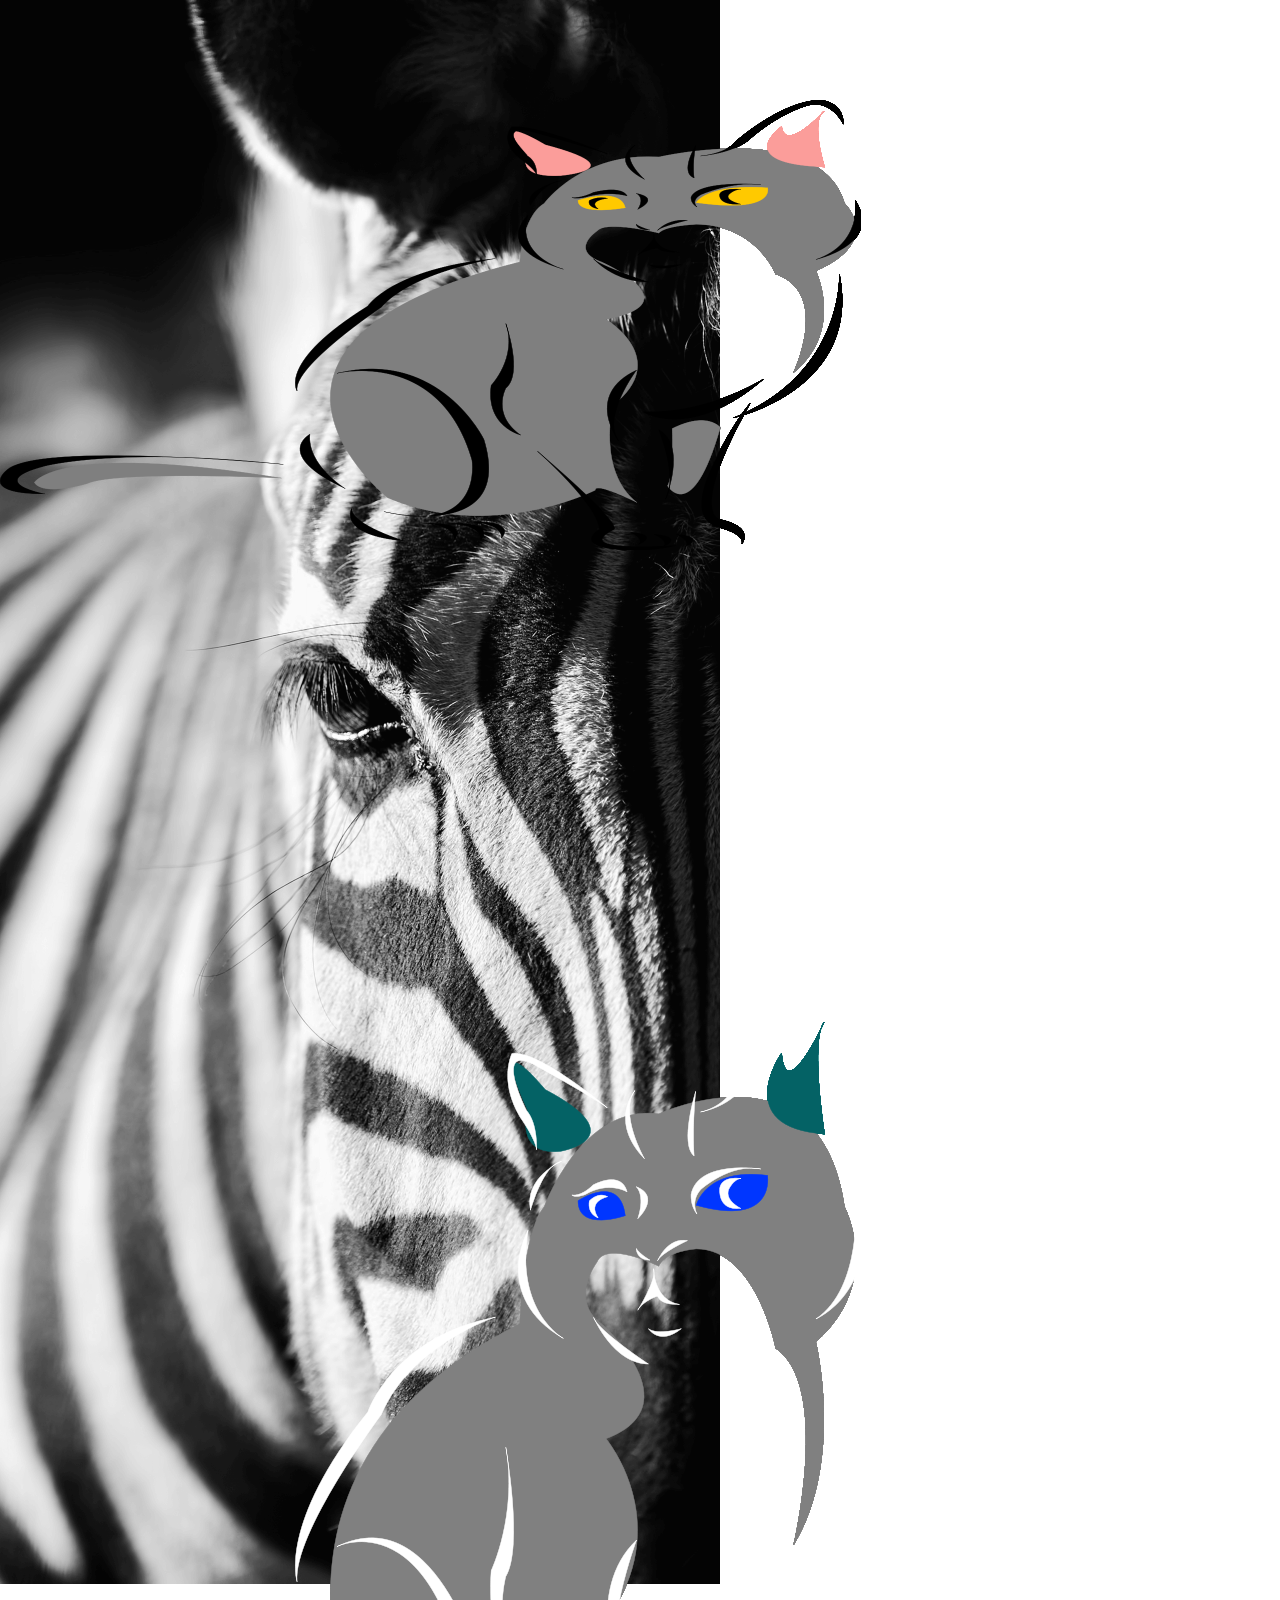
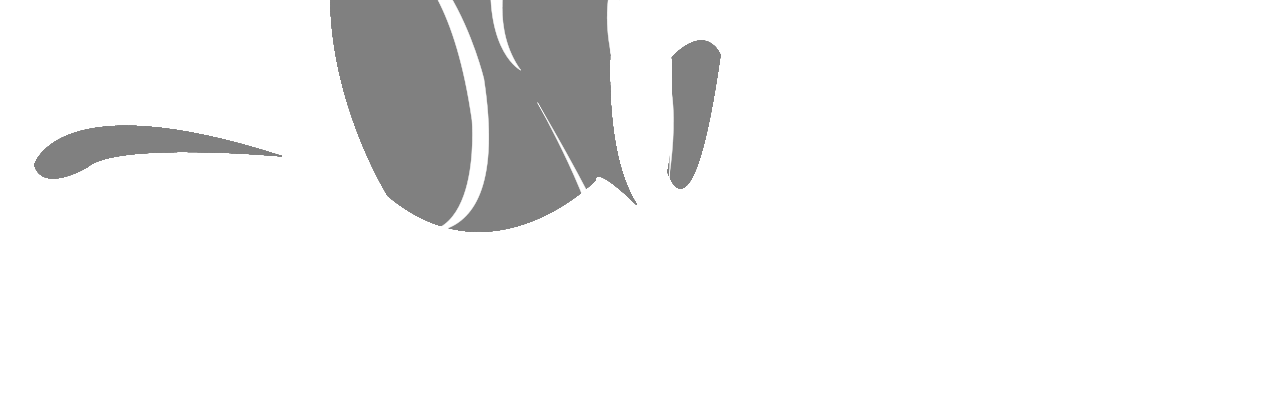
<file: AssetTesting/index.html>
<!DOCTYPE html>
<html lang="en">
  <head>
    <meta charset="utf-8" />
    <meta name="viewport" content="width=device-width, initial-scale=1.0">

    <title>Sketch</title>

    <link rel="stylesheet" type="text/css" href="style.css">

    <script src="libraries/p5.min.js"></script>
    <script src="libraries/p5.sound.js"></script>
  </head>

  <body>
    <script src="sketch.js"></script>
  </body>
</html>
</file>
<file: AssetTesting/style.css>
html, body {
  margin: 0;
  padding: 0;
}

canvas {
  display: block;
}
</file>
